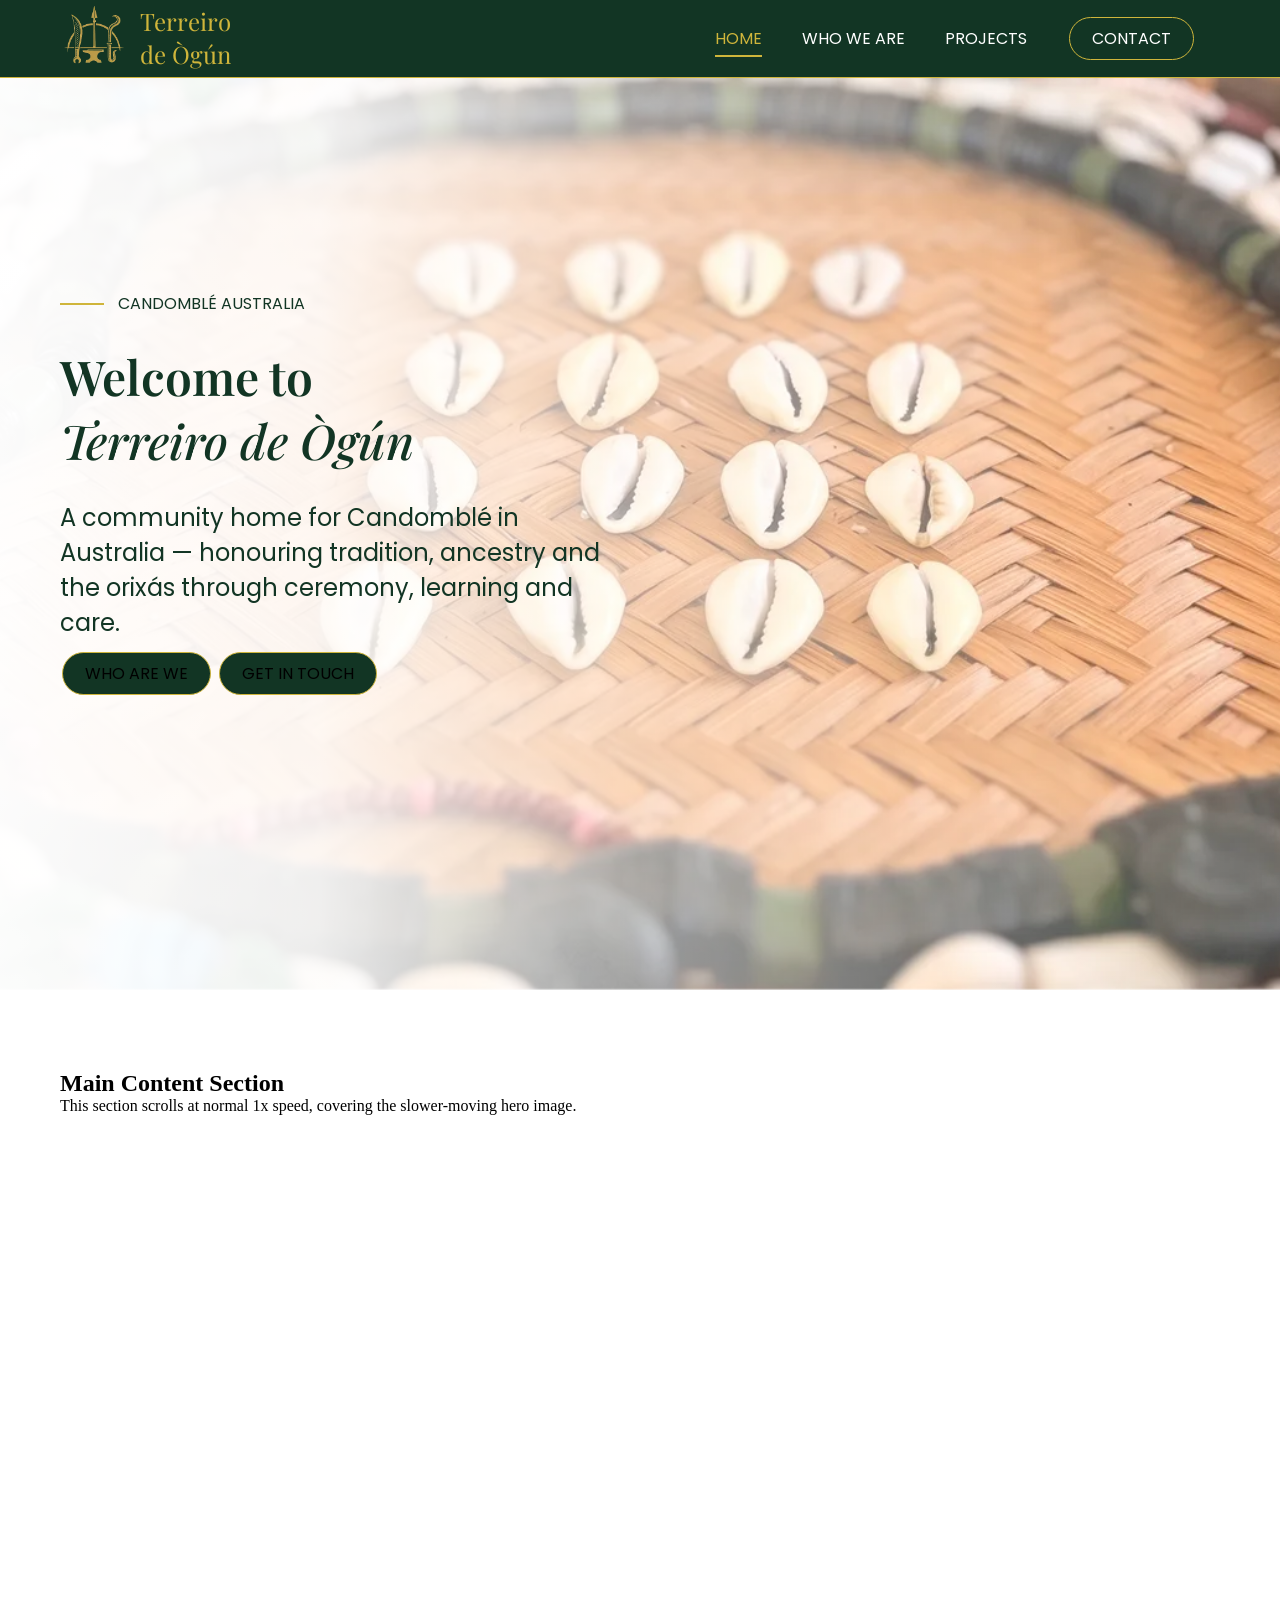
<file: index.html>
<!DOCTYPE html>
<html lang="en">

<head>
    <meta charset="UTF-8">
    <meta name="viewport" content="width=device-width, initial-scale=1">
    <title>Home | Candomblé Australia</title>

    <!-- Primary SEO -->
    <meta property="description"
        content="Terreiro de Ògún is an Afro-Brazilian Indigenous-rooted Candomblé community in Australia, dedicated to ancestral spiritual traditions, cultural education, and community care, offering ceremonies, Erìndílógún (Jogo de Búzios) divination, guidance, and social support grounded in dignity, respect, and collective wellbeing.">
    <link rel="canonical" href="https://www.candombleaustralia.com.au">

    <!-- Search engine ownership verification -->
    <meta name="google-site-verification" content="RnU4PcGNI0QYW4AKolDa6p867diNkwXoL5ZfitRthYM">
    <meta name="msvalidate.01" content="E1A304065A115EDCDC3851E98E2FC83C">

    <!-- Open Graph / Facebook / LinkedIn -->
    <meta property="og:title" content="Home | Candomblé Australia">
    <meta property="og:description"
        content="Terreiro de Ògún is an Afro-Brazilian Indigenous-rooted Candomblé community in Australia, dedicated to ancestral spiritual traditions, cultural education, and community care, offering ceremonies, Erìndílógún (Jogo de Búzios) divination, guidance, and social support grounded in dignity, respect, and collective wellbeing.">
    <meta property="og:image" content="https://www.candombleaustralia.com.au/assets/images/og-cover.jpg">
    <meta property="og:image:width" content="1200">
    <meta property="og:image:height" content="630">
    <meta property="og:url" content="https://www.candombleaustralia.com.au">
    <meta property="og:site_name" content="Candomblé Australia">
    <meta property="og:type" content="website">

    <!-- Twitter / X Card -->
    <meta name="twitter:card" content="summary_large_image">
    <meta name="twitter:title" content="Home | Candomblé Australia">
    <meta name="twitter:description"
        content="Terreiro de Ògún is an Afro-Brazilian Indigenous-rooted Candomblé community in Australia, dedicated to ancestral spiritual traditions, cultural education, and community care, offering ceremonies, Erìndílógún (Jogo de Búzios) divination, guidance, and social support grounded in dignity, respect, and collective wellbeing.">
    <meta name="twitter:image" content="https://www.candombleaustralia.com.au/assets/images/og-cover.jpg">

    <!-- Fonts -->
    <link rel="preconnect" href="https://fonts.googleapis.com">
    <link rel="preconnect" href="https://fonts.gstatic.com" crossorigin>
    <link
        href="https://fonts.googleapis.com/css2?family=Playfair+Display:ital,wght@0,400;0,700;1,400;1,700&family=Poppins:ital,wght@0,200;0,400;0,600;0,700;1,400;1,700&display=swap"
        rel="stylesheet">

    <!-- Favicons -->
    <link rel="icon" sizes="192x192" href="assets/images/favicon-192.png" type="image/png">
    <link rel="icon" sizes="32x32" href="assets/images/favicon-32.png" type="image/png">
    <link rel="apple-touch-icon" href="assets/images/apple-touch-icon.png">

    <!-- CSS and styling -->
    <link rel="stylesheet" href="css/variables.css">
    <link rel="stylesheet" href="css/navbar.css">
    <link rel="stylesheet" href="css/style.css">

    <script type="application/ld+json">
        {
        "@context": "https://schema.org/",
        "@type": "WebSite",
        "name": "Candomblé Australia",
        "url": "https://www.candombleaustralia.com.au"
        }
    </script>

</head>

<body>
    <header class="navbar">
        <div class="nav-left">
            <a href="index.html"><img src="assets/images/base-logo.webp" alt="Candomblé Australia Logo"></a>
            <a href="index.html">
                <span>Terreiro</span>
                <br>
                <span>de Ògún</span>
            </a>
        </div>
        <nav class="nav-right">
            <div class="nav-links">
                <ul>
                    <li class="current"><a href="/">HOME</a></li>
                    <li><a href="/about">WHO WE ARE</a></li>
                    <li><a href="/projects">PROJECTS</a></li>
                    <li><a href="/contact" class="cta">CONTACT</a></li>
                </ul>
            </div>
        </nav>
    </header>
    <section class="hero-wrapper">

        <img src="assets/images/hero-img.webp" class="hero-img" alt="">
        <div class="container">
            <div class="hero-content">
                <span>CANDOMBLÉ AUSTRALIA</span>
                <h1>Welcome to<br><em>Terreiro de Ògún</em></h1>
                <p>A community home for Candomblé in Australia — honouring tradition, ancestry and the orixás through
                    ceremony, learning and care.</p>
            </div>
            <div class="hero-cta">
                <a href="/about" class="cta cta-primary">WHO ARE WE</a>
                <a href="/contact" class="cta cta-secondary">GET IN TOUCH</a>
            </div>
        </div>
    </section>

    <!-- Main page content that scrolls over the hero -->
    <main class="page-content">
        <div class="container">
            <h2>Main Content Section</h2>
            <p>This section scrolls at normal 1x speed, covering the slower-moving hero image.</p>
        </div>
    </main>
</body>
<footer>

</footer>

</html>
</file>
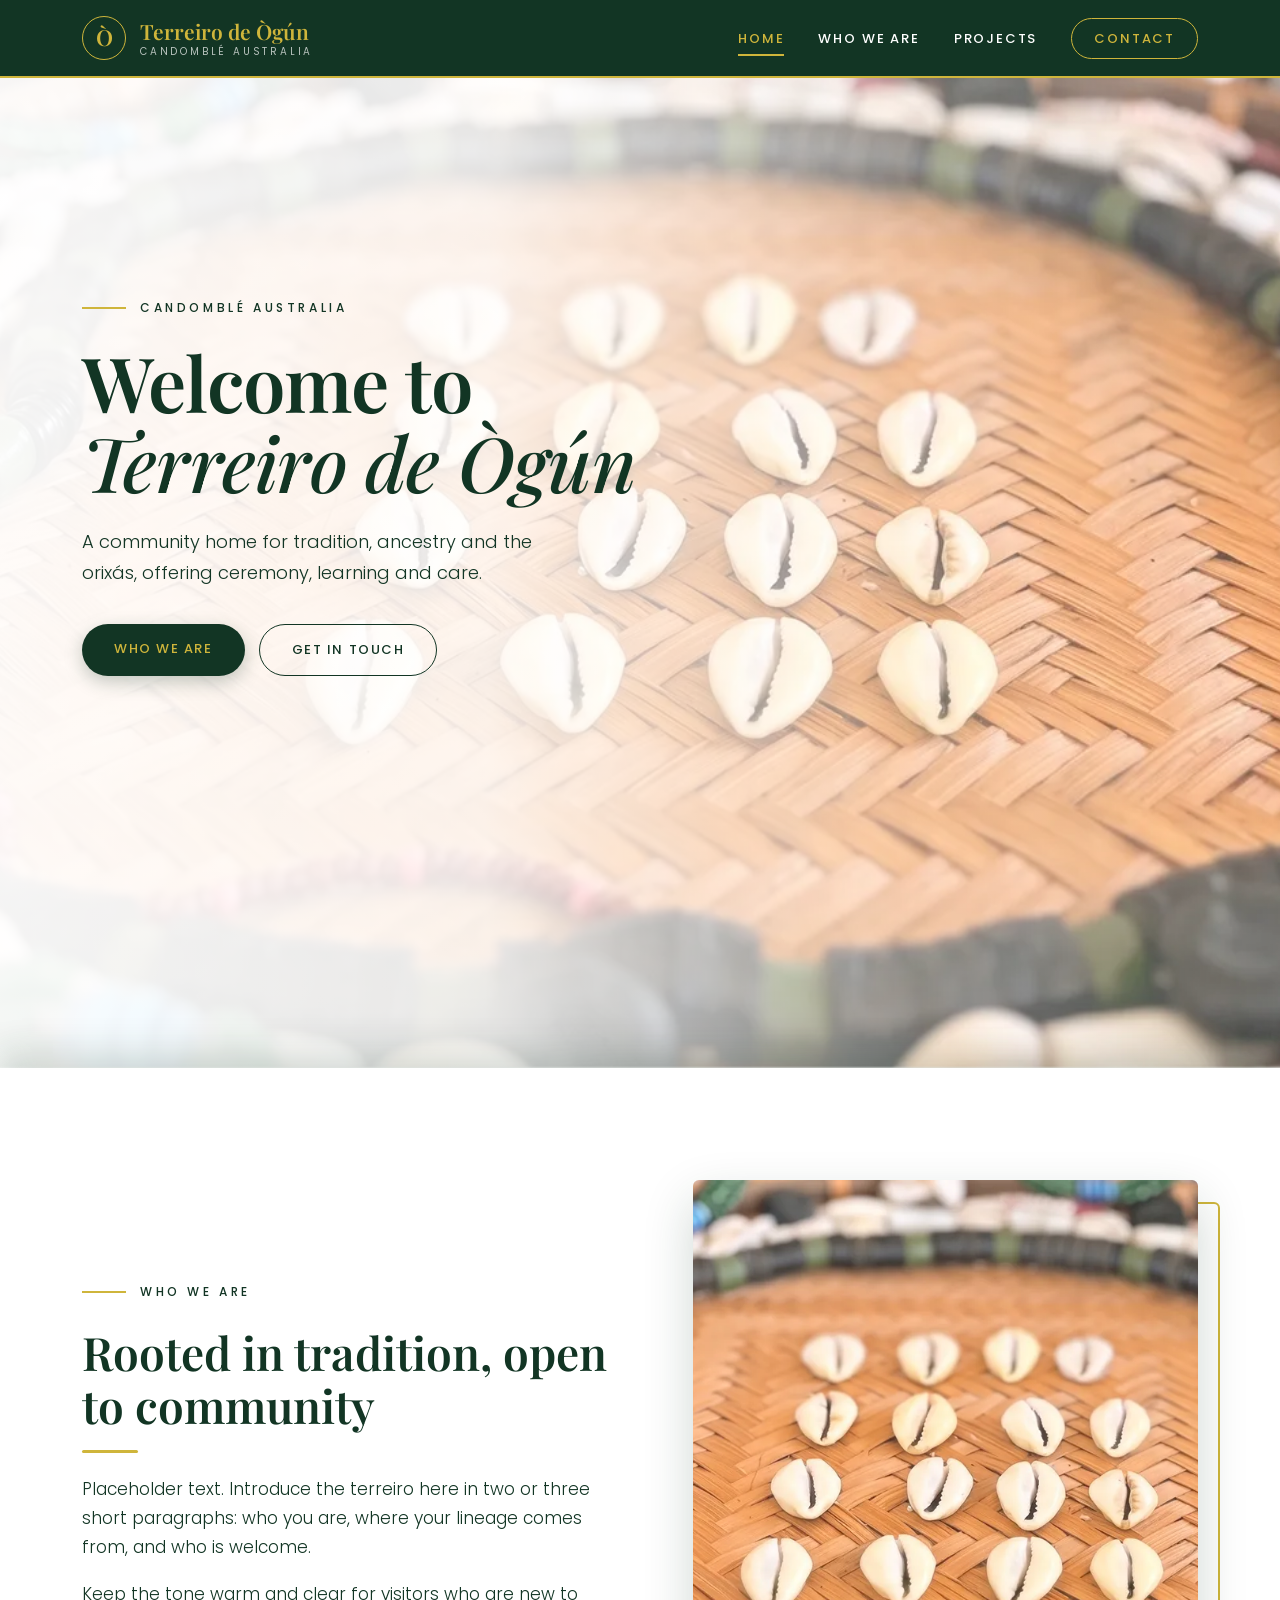
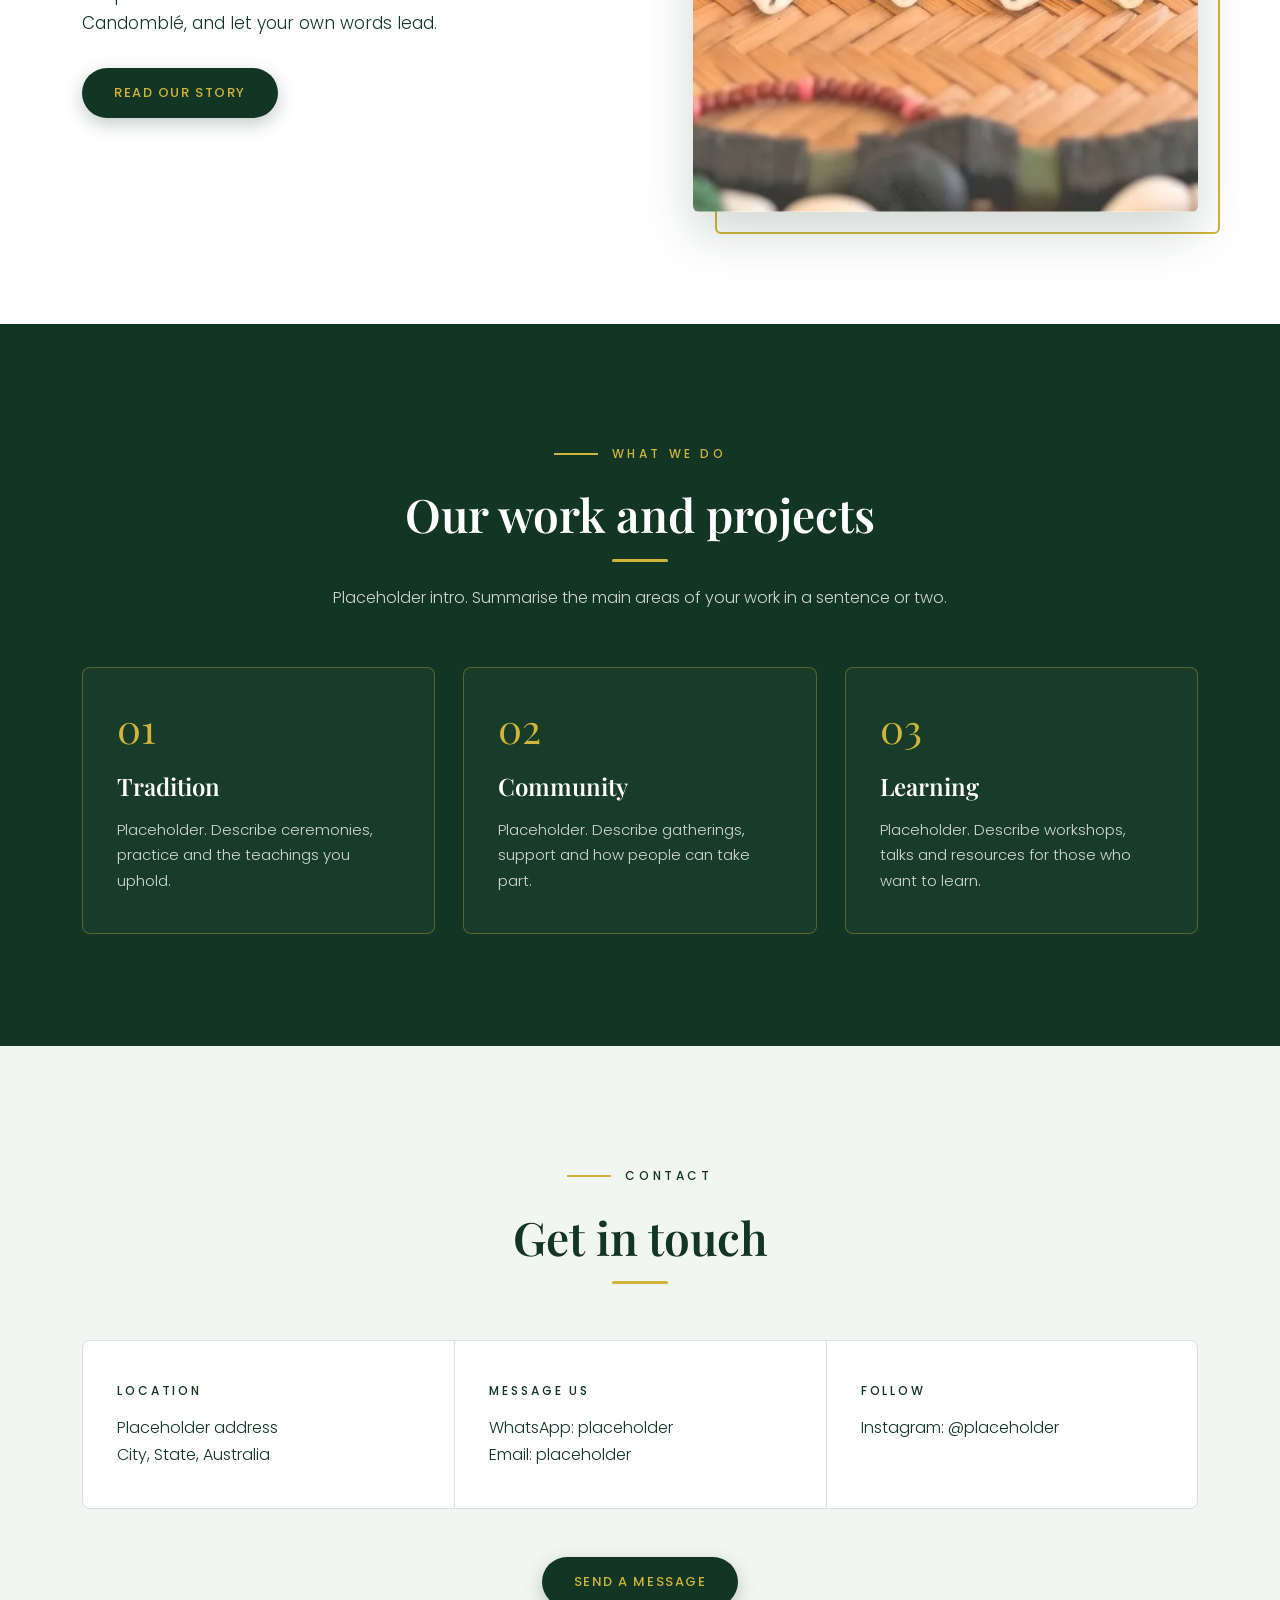
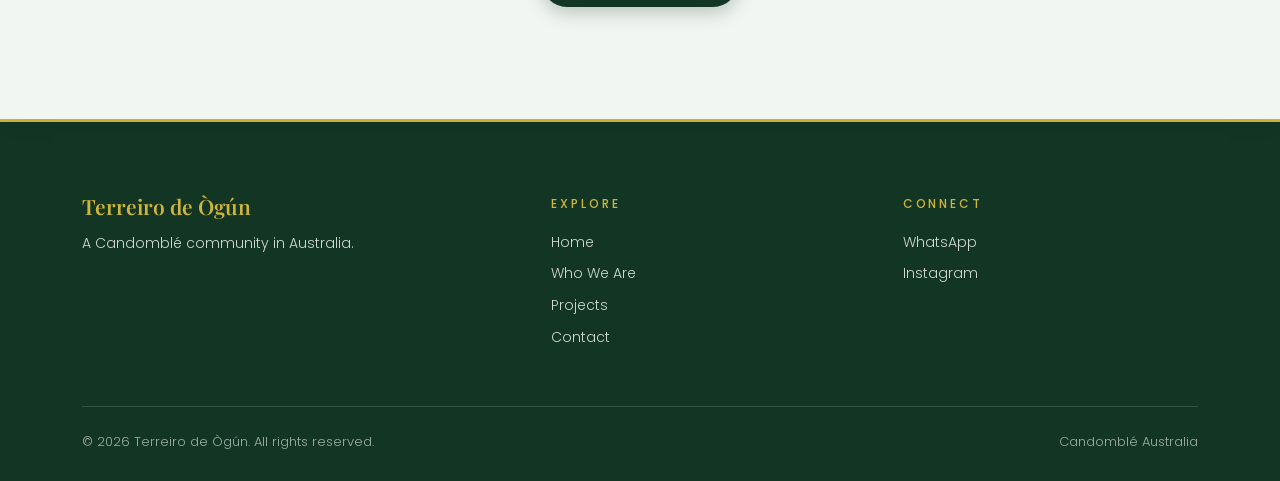
<file: claude.html>
<!DOCTYPE html>
<html lang="en">
<head>
<meta charset="UTF-8">
<meta name="viewport" content="width=device-width, initial-scale=1">
<title>Terreiro de Ògún – Candomblé Australia</title>
<link rel="preconnect" href="https://fonts.googleapis.com">
<link rel="preconnect" href="https://fonts.gstatic.com" crossorigin>
<link href="https://fonts.googleapis.com/css2?family=Playfair+Display:ital,wght@0,500;0,600;0,700;1,500&family=Poppins:wght@300;400;500&display=swap" rel="stylesheet">
<style>
  :root {
    --color-green: #123524;
    --color-gold: #CFB53B;
    --color-white: #ffffff;
    --font-heading: 'Playfair Display', serif;
    --font-body: 'Poppins', sans-serif;

    /* derived tints (same hues, for backgrounds and borders only) */
    --green-soft: #f2f6f3;
    --green-line: rgba(18,53,36,.14);
    --nav-h: 76px;
    --max: 1180px;
  }
  * { box-sizing: border-box; margin: 0; padding: 0; }
  html { scroll-behavior: smooth; }
  body {
    font-family: var(--font-body); font-weight: 400;
    color: var(--color-green); background: var(--color-white);
    line-height: 1.7; -webkit-font-smoothing: antialiased;
  }
  img { max-width: 100%; display: block; }
  a { color: inherit; }
  .wrap { max-width: var(--max); margin: 0 auto; padding: 0 32px; }

  /* ---------- Navbar ---------- */
  .navbar {
    position: relative; z-index: 50;   /* normal flow: sits at the top and scrolls away with the page */
    background: var(--color-green);
    border-bottom: 2px solid var(--color-gold);
  }
  .navbar .wrap { display: flex; align-items: center; justify-content: space-between; height: var(--nav-h); }
  .brand { display: flex; align-items: center; gap: 14px; text-decoration: none; }
  .brand-mark {
    width: 44px; height: 44px; border-radius: 50%;
    border: 1.5px solid var(--color-gold); color: var(--color-gold);
    display: grid; place-items: center;
    font-family: var(--font-heading); font-size: 22px; font-weight: 600;
  }
  .brand-name { font-family: var(--font-heading); font-size: 21px; font-weight: 600; color: var(--color-gold); line-height: 1.15; }
  .brand-name small { display: block; font-family: var(--font-body); font-size: 10px; font-weight: 400; letter-spacing: .28em; text-transform: uppercase; color: rgba(255,255,255,.7); margin-top: 3px; }
  .nav-links { display: flex; align-items: center; gap: 34px; list-style: none; }
  .nav-links a {
    color: var(--color-white); text-decoration: none; font-size: 13px; font-weight: 500;
    letter-spacing: .14em; text-transform: uppercase; padding: 6px 0;
    border-bottom: 2px solid transparent; transition: color .2s, border-color .2s;
  }
  .nav-links a:hover, .nav-links a.active { color: var(--color-gold); border-color: var(--color-gold); }
  .nav-links a.cta { border: 1.5px solid var(--color-gold); color: var(--color-gold); padding: 10px 22px; border-radius: 999px; }
  .nav-links a.cta:hover { background: var(--color-gold); color: var(--color-green); }
  .nav-toggle, .nav-burger { display: none; }

  /* ---------- Hero (scroll-driven parallax) ---------- */
  .hero-wrapper {
    position: relative; width: 100%; height: 110vh; overflow: clip;
    display: grid; align-items: center;
    view-timeline-name: --hero-scroll; view-timeline-axis: block;
  }
  .hero-img {                 /* same size as the hero (no extra zoom); 5vh of spare image above covers the first bit of drift */
    position: absolute; left: 0; top: -5vh; width: 100%; height: calc(100% + 5vh);
    object-fit: cover; object-position: center; z-index: 0;
  }
  .hero-wrapper::after {      /* white wash only: strong behind text, fading to the photo */
    content: ""; position: absolute; inset: 0; z-index: 1; pointer-events: none;
    background: linear-gradient(90deg, rgba(255,255,255,.94) 0%, rgba(255,255,255,.86) 38%, rgba(255,255,255,.30) 72%, rgba(255,255,255,.08) 100%);
  }
  .hero-wrapper > .wrap { position: relative; z-index: 2; width: 100%; }
  .hero-content { position: relative; top: -10vh; }

  @media (prefers-reduced-motion: no-preference) {
    .hero-img     { animation: hero-img-drift linear both; animation-timeline: --hero-scroll; animation-range: contain 0% exit 100%; }
    .hero-content { animation: hero-copy-rise linear both; animation-timeline: --hero-scroll; animation-range: contain 0% exit 100%; }
  }
  @keyframes hero-img-drift { from { transform: translateY(0); } to { transform: translateY(35vh); } }   /* image lags behind */
  @keyframes hero-copy-rise { from { transform: translateY(0); } to { transform: translateY(-45vh); } } /* text rises faster */

  /* Content that slides up over the hero at normal speed */
  .page-content { position: relative; z-index: 2; background: var(--color-white); box-shadow: 0 -14px 34px rgba(18,53,36,.18); }

  .hero-copy { max-width: 580px; }
  .eyebrow { display: inline-flex; align-items: center; gap: 14px; font-size: 12px; font-weight: 500; letter-spacing: .3em; text-transform: uppercase; margin-bottom: 24px; }
  .eyebrow::before { content: ""; width: 44px; height: 2px; background: var(--color-gold); }
  h1 { font-family: var(--font-heading); font-weight: 600; font-size: clamp(42px, 6vw, 76px); line-height: 1.06; letter-spacing: -.01em; margin-bottom: 24px; }
  h1 em { font-style: italic; font-weight: 500; }
  .lead { font-size: 18px; font-weight: 300; max-width: 500px; margin-bottom: 36px; }
  .buttons { display: flex; gap: 14px; flex-wrap: wrap; }
  .btn {
    display: inline-block; padding: 14px 32px; border-radius: 999px; text-decoration: none;
    font-size: 13px; font-weight: 500; letter-spacing: .12em; text-transform: uppercase;
    transition: transform .2s, background .2s, color .2s, box-shadow .2s;
  }
  .btn:hover { transform: translateY(-2px); }
  .btn-primary { background: var(--color-green); color: var(--color-gold); box-shadow: 0 6px 18px rgba(18,53,36,.25); }
  .btn-outline { border: 1.5px solid var(--color-green); color: var(--color-green); }
  .btn-outline:hover { background: var(--color-green); color: var(--color-white); }
  .btn-gold { background: var(--color-gold); color: var(--color-green); }

  /* ---------- Sections ---------- */
  section { padding: 112px 0; }
  .section-head { max-width: 640px; margin-bottom: 56px; }
  .section-head.center { margin-left: auto; margin-right: auto; text-align: center; }
  h2 { font-family: var(--font-heading); font-weight: 600; font-size: clamp(32px, 4vw, 46px); line-height: 1.15; margin-bottom: 18px; }
  .rule { width: 56px; height: 3px; background: var(--color-gold); border-radius: 2px; margin-bottom: 22px; }
  .center .rule { margin-left: auto; margin-right: auto; }

  /* About */
  .about { display: grid; grid-template-columns: 1.05fr 1fr; gap: 80px; align-items: center; }
  .about p { margin-bottom: 18px; font-weight: 300; font-size: 17px; }
  .about .btn { margin-top: 12px; }
  .frame { position: relative; }
  .frame::before { content: ""; position: absolute; inset: 22px -22px -22px 22px; border: 2px solid var(--color-gold); border-radius: 6px; }
  .frame img { position: relative; border-radius: 6px; aspect-ratio: 4/5; object-fit: cover; width: 100%; box-shadow: 0 20px 50px rgba(18,53,36,.2); }

  /* Pillars (green section) */
  .pillars { background: var(--color-green); color: var(--color-white); }
  .pillars h2 { color: var(--color-white); }
  .pillars .section-head p { color: rgba(255,255,255,.8); font-weight: 300; }
  .cards { display: grid; grid-template-columns: repeat(3, 1fr); gap: 28px; }
  .card {
    padding: 40px 34px; border: 1px solid rgba(207,181,59,.35); border-radius: 8px;
    background: rgba(255,255,255,.03); transition: border-color .25s, transform .25s, background .25s;
  }
  .card:hover { border-color: var(--color-gold); transform: translateY(-4px); background: rgba(255,255,255,.06); }
  .card .num { font-family: var(--font-heading); font-size: 40px; color: var(--color-gold); line-height: 1; margin-bottom: 18px; }
  .card h3 { font-family: var(--font-heading); font-size: 24px; font-weight: 600; margin-bottom: 10px; color: var(--color-white); }
  .card p { font-size: 15px; font-weight: 300; color: rgba(255,255,255,.8); }

  /* Visit / contact */
  .visit { background: var(--green-soft); }
  .visit-grid { display: grid; grid-template-columns: repeat(3, 1fr); gap: 0; border: 1px solid var(--green-line); border-radius: 8px; background: var(--color-white); overflow: hidden; }
  .visit-item { padding: 40px 34px; }
  .visit-item + .visit-item { border-left: 1px solid var(--green-line); }
  .visit-item h3 { font-size: 12px; font-weight: 500; letter-spacing: .24em; text-transform: uppercase; margin-bottom: 12px; }
  .visit-item p { font-weight: 300; font-size: 16px; }
  .visit-cta { text-align: center; margin-top: 48px; }

  /* Footer */
  footer { background: var(--color-green); color: rgba(255,255,255,.8); border-top: 3px solid var(--color-gold); padding: 72px 0 28px; font-size: 14px; font-weight: 300; }
  .foot-grid { display: grid; grid-template-columns: 1.4fr 1fr 1fr; gap: 56px; margin-bottom: 48px; }
  footer .brand-name { margin-bottom: 14px; display: block; }
  footer h4 { font-size: 12px; font-weight: 500; letter-spacing: .24em; text-transform: uppercase; color: var(--color-gold); margin-bottom: 16px; }
  footer ul { list-style: none; }
  footer li { margin-bottom: 8px; }
  footer a { text-decoration: none; transition: color .2s; }
  footer a:hover { color: var(--color-gold); }
  .legal { border-top: 1px solid rgba(255,255,255,.15); padding-top: 24px; display: flex; justify-content: space-between; flex-wrap: wrap; gap: 12px; font-size: 13px; color: rgba(255,255,255,.6); }

  /* Scroll reveal */
  .reveal { opacity: 0; transform: translateY(22px); transition: opacity .8s ease, transform .8s ease; }
  .reveal.in { opacity: 1; transform: none; }
  @media (prefers-reduced-motion: reduce) { html { scroll-behavior: auto; } .reveal { opacity: 1; transform: none; transition: none; } }

  /* ---------- Responsive ---------- */
  @media (max-width: 900px) {
    section { padding: 72px 0; }
    .wrap { padding: 0 22px; }
    .about { grid-template-columns: 1fr; gap: 56px; }
    .frame::before { inset: 14px -10px -14px 10px; }
    .cards { grid-template-columns: 1fr; }
    .visit-grid { grid-template-columns: 1fr; }
    .visit-item + .visit-item { border-left: 0; border-top: 1px solid var(--green-line); }
    .foot-grid { grid-template-columns: 1fr; gap: 36px; }
    .hero-wrapper::after { background: linear-gradient(180deg, rgba(255,255,255,.92), rgba(255,255,255,.78)); }

    .nav-burger { display: grid; gap: 5px; cursor: pointer; padding: 8px; }
    .nav-burger span { display: block; width: 24px; height: 2px; background: var(--color-gold); }
    .nav-links {
      position: absolute; top: var(--nav-h); left: 0; right: 0;
      flex-direction: column; align-items: flex-start; gap: 0;
      background: var(--color-green); border-bottom: 2px solid var(--color-gold);
      max-height: 0; overflow: hidden; transition: max-height .3s ease;
    }
    .nav-links li { width: 100%; padding: 0 22px; }
    .nav-links a { display: inline-block; padding: 14px 0; }
    .nav-links li:last-child { padding-bottom: 20px; }
    .nav-toggle:checked ~ .nav-links { max-height: 420px; }
  }
</style>
</head>
<body>

<header class="navbar">
  <div class="wrap">
    <a class="brand" href="#top">
      <div class="brand-mark">Ò</div>
      <div class="brand-name">Terreiro de Ògún<small>Candomblé Australia</small></div>
    </a>
    <input type="checkbox" id="nav-toggle" class="nav-toggle" aria-label="Toggle menu">
    <label for="nav-toggle" class="nav-burger" aria-hidden="true"><span></span><span></span><span></span></label>
    <ul class="nav-links">
      <li><a href="#top" class="active">Home</a></li>
      <li><a href="#who">Who We Are</a></li>
      <li><a href="#projects">Projects</a></li>
      <li><a href="#contact" class="cta">Contact</a></li>
    </ul>
  </div>
</header>

<main id="top">
  <div class="hero-wrapper">
    <img src="assets/images/hero-img.webp" class="hero-img" alt="">
    <div class="wrap">
      <div class="hero-content">
        <div class="hero-copy">
          <div class="eyebrow">Candomblé Australia</div>
          <h1>Welcome to <em>Terreiro de Ògún</em></h1>
          <p class="lead">A community home for tradition, ancestry and the orixás, offering ceremony, learning and care.</p>
          <div class="buttons">
            <a class="btn btn-primary" href="#who">Who We Are</a>
            <a class="btn btn-outline" href="#contact">Get in Touch</a>
          </div>
        </div>
      </div>
    </div>
  </div>

  <div class="page-content">
  <section id="who">
    <div class="wrap about">
      <div class="reveal">
        <div class="eyebrow">Who We Are</div>
        <h2>Rooted in tradition, open to community</h2>
        <div class="rule"></div>
        <p>Placeholder text. Introduce the terreiro here in two or three short paragraphs: who you are, where your lineage comes from, and who is welcome.</p>
        <p>Keep the tone warm and clear for visitors who are new to Candomblé, and let your own words lead.</p>
        <a class="btn btn-primary" href="#">Read Our Story</a>
      </div>
      <div class="frame reveal"><img src="assets/images/hero-img.webp" alt="Cowrie shells arranged on a woven basket surrounded by beaded necklaces"></div>
    </div>
  </section>

  <section class="pillars" id="projects">
    <div class="wrap">
      <div class="section-head center reveal">
        <div class="eyebrow" style="color:var(--color-gold)">What We Do</div>
        <h2>Our work and projects</h2>
        <div class="rule"></div>
        <p>Placeholder intro. Summarise the main areas of your work in a sentence or two.</p>
      </div>
      <div class="cards">
        <div class="card reveal"><div class="num">01</div><h3>Tradition</h3><p>Placeholder. Describe ceremonies, practice and the teachings you uphold.</p></div>
        <div class="card reveal"><div class="num">02</div><h3>Community</h3><p>Placeholder. Describe gatherings, support and how people can take part.</p></div>
        <div class="card reveal"><div class="num">03</div><h3>Learning</h3><p>Placeholder. Describe workshops, talks and resources for those who want to learn.</p></div>
      </div>
    </div>
  </section>

  <section class="visit" id="contact">
    <div class="wrap">
      <div class="section-head center reveal">
        <div class="eyebrow">Contact</div>
        <h2>Get in touch</h2>
        <div class="rule"></div>
      </div>
      <div class="visit-grid reveal">
        <div class="visit-item"><h3>Location</h3><p>Placeholder address<br>City, State, Australia</p></div>
        <div class="visit-item"><h3>Message us</h3><p>WhatsApp: placeholder<br>Email: placeholder</p></div>
        <div class="visit-item"><h3>Follow</h3><p>Instagram: @placeholder</p></div>
      </div>
      <div class="visit-cta reveal"><a class="btn btn-primary" href="#">Send a Message</a></div>
    </div>
  </section>
  </div>
</main>

<footer>
  <div class="wrap">
    <div class="foot-grid">
      <div>
        <span class="brand-name">Terreiro de Ògún</span>
        <p>A Candomblé community in Australia.</p>
      </div>
      <div>
        <h4>Explore</h4>
        <ul><li><a href="#top">Home</a></li><li><a href="#who">Who We Are</a></li><li><a href="#projects">Projects</a></li><li><a href="#contact">Contact</a></li></ul>
      </div>
      <div>
        <h4>Connect</h4>
        <ul><li><a href="#">WhatsApp</a></li><li><a href="#">Instagram</a></li></ul>
      </div>
    </div>
    <div class="legal"><span>&copy; 2026 Terreiro de Ògún. All rights reserved.</span><span>Candomblé Australia</span></div>
  </div>
</footer>

<script>
  const io = new IntersectionObserver((entries) => {
    entries.forEach(e => { if (e.isIntersecting) { e.target.classList.add('in'); io.unobserve(e.target); } });
  }, { threshold: 0.15 });
  document.querySelectorAll('.reveal').forEach(el => io.observe(el));
</script>
</body>
</html>
</file>
<file: css/variables.css>
:root {
    --color-green: #123524;
    --color-gold: #CFB53B;
    --color-white: #ffffff;
    --font-heading: 'Playfair Display', serif;
    --font-body: 'Poppins', sans-serif;
}

* {
    margin: 0;
    padding: 0;
    box-sizing: border-box;
}

.container {
    position: relative;
    z-index: 1;
    width: 100%;
    max-width: 1200px;
    margin: 0 auto;
    padding: 0 20px;
}

.cta {
    border: 1px solid;
    padding: 8px 22px;
    text-align: center;
    text-decoration: none;
    display: inline-block;
    margin: 4px 2px;
    cursor: pointer;
    border-radius: 30px;
    font-family: var(--font-body);
}

.cta-primary {
    color: var(--color-gold);
    padding: 8px 22px;
    text-align: center;
    text-decoration: none;
    display: inline-block;
    margin: 4px 2px;
    cursor: pointer;
    border-radius: 30px;
}

.cta-primary a {
    color: var(--color-gold);
}

.cta-secondary {
    color: var(--color-green);
    background-color: var(--color-white);
}
</file>
<file: css/navbar.css>
.navbar{
    position: absolute;
    top: 0;
    left: 0;
    width: 100%;
    display: grid;
    grid-template-columns: 2fr 3fr;
    background-color: var(--color-green);
    font-family: var(--font-body);
    padding: 0.3rem 4rem;
    border-bottom: 1px solid var(--color-gold);
    z-index: 10;
}

.nav-left{
    display: flex;
    flex-direction: row;
    justify-content: flex-start;
    align-items: center;
    gap: 1rem;
}

.nav-left span{
    font-family: var(--font-heading);
    color: var(--color-gold);
    font-size: 1.5rem;
    margin-bottom: 0.5rem;

}
.nav-left a{
    text-decoration: none;
}

.nav-left img{
    max-width: 60px;
    height: auto;
}

.nav-right {
    width: 100%;
    display: flex;
    align-items: center;
}


.navbar ul{
    display: flex;
    justify-content: flex-end;
    align-items: center;
    width: 100%;
    list-style-type: none;
    color: var(--color-white);
    margin: 0;
    padding: 0;
    
}

.navbar ul li{
    padding: 0 20px;
}

.nav-links{
    width: 100%;
}

.nav-links a {
    color: var(--color-white);
    text-decoration: none;
    font-size: 1rem;
}

.nav-right .current a{
    color: var(--color-gold);
    border-bottom: 2px solid var(--color-gold);
    padding-bottom: 0.3rem;
}

.cta{
    background-color: var(--color-green);
  border: 1px solid var(--color-gold);
  color: black;
  padding: 8px 22px;
  text-align: center;
  text-decoration: none;
  display: inline-block;
  margin: 4px 2px;
  cursor: pointer;
  border-radius: 30px;
}
</file>
<file: css/style.css>
/* 1. Hero Wrapper */
.hero-wrapper {
    position: relative;
    width: 100vw;
    height: 110vh;
    left: 50%;
    transform: translateX(-50%);
    overflow: clip;
    display: grid;
    align-items: center;
    view-timeline-name: --hero-scroll;
    view-timeline-axis: block;
}

/* 2. Hero Image (Exact 100% size, no zoom) */
.hero-img {
    position: absolute;
    top: 0;
    left: 0;
    width: 100%;
    height: 100%;
    object-fit: cover;
    object-position: center;
    display: block;
    z-index: -1;
}

/* 3. Hero Foreground Content */
.hero-content {
    position: relative;
    z-index: 1;
    text-align: left;
    max-width: 560px;
    color: var(--color-green);

}

.hero-content span {
    display: inline-flex;
    align-items: center;
    gap: 14px;
    font-family: var(--font-body);
    font-size: 1rem;
    margin-bottom: 0.5rem;
}

.hero-content span::before {
    content: "";
    width: 44px;
    height: 2px;
    background-color: var(--color-gold);
}

.hero-content h1 {
    font-family: var(--font-heading);
    font-size: 3rem;
    margin-bottom: 0.5rem;
    padding-top: 20px;
    padding-bottom: 20px;
    font-weight: 600;
}

.hero-content h1 {
    font-weight: 600;
}

.hero-content h1 em {
    font-style: italic;
    font-weight: 500;
}

.hero-content p {
    font-family: var(--font-body);
    font-size: 1.5rem;
    margin-bottom: 0.5rem;
}

@media (prefers-reduced-motion: no-preference) {
    .hero-img {
        animation: reveal-from-navbar linear both;
        animation-timeline: --hero-scroll;
        /* Starts the moment you begin scrolling down from the top */
        animation-range: contain 0% exit 100%;
    }

    .hero-content {
        animation: fast-content linear both;
        animation-timeline: --hero-scroll;
        animation-range: contain 0% exit 100%;
    }
}

/* Image moves down slowly (35vh) while wrapper moves up 110vh */
@keyframes reveal-from-navbar {
    from {
        transform: translateY(0);
    }

    to {
        transform: translateY(35vh);
    }
}

/* Content shoots up faster than normal scroll */
@keyframes fast-content {
    from {
        transform: translateY(0);
    }

    to {
        transform: translateY(-45vh);
    }
}

.hero-wrapper::after {
    content: "";
    position: absolute;
    inset: 0;
    background: linear-gradient(to right,
            rgba(255, 255, 255, 0.98) 0%,
            rgba(255, 255, 255, 0.9) 25%,
            rgba(255, 255, 255, 0.5) 50%,
            rgba(255, 255, 255, 0.05) 100%);
    pointer-events: none;
    z-index: 0;
}

/* 5. Main Content Section */
.page-content {
    position: relative;
    z-index: 2;
    background: #ffffff;
    min-height: 120vh;
    padding: 5rem 2rem;
}
</file>
